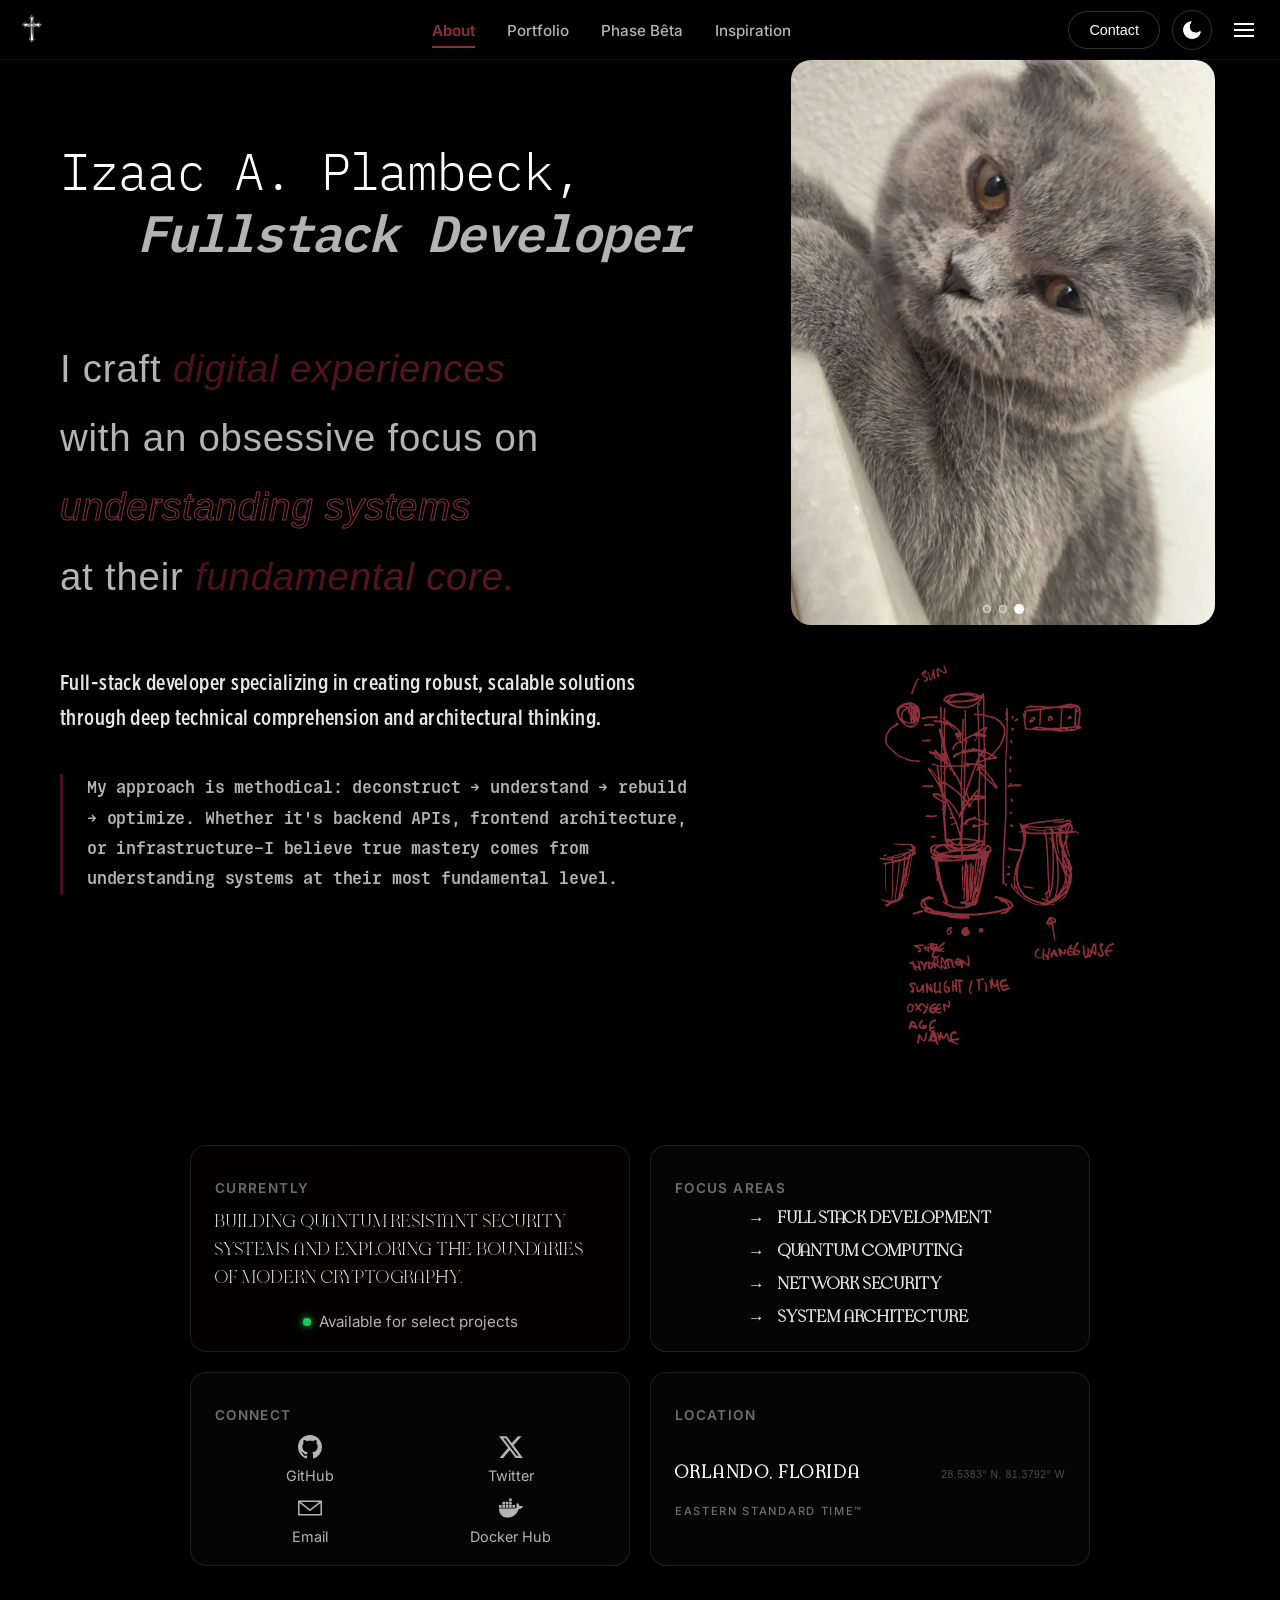
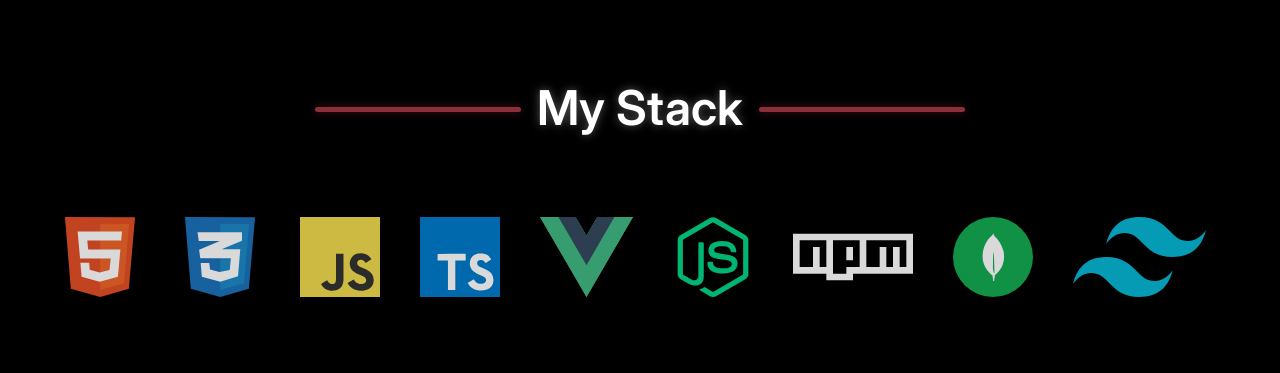
<file: index.html>
<!DOCTYPE html>
<html lang="en">
  <head>
    <meta charset="UTF-8">
    <link rel="icon" href="/favicon.ico">
    <meta name="viewport" content="width=device-width, initial-scale=1.0">
    <title>Izaac Plambeck - Portfolio</title>
    <!-- Fonts discovered at HTML parse instead of 3 requests deep (was a CSS @import). -->
    <link rel="preconnect" href="https://fonts.googleapis.com">
    <link rel="preconnect" href="https://fonts.gstatic.com" crossorigin>
    <link href="https://fonts.googleapis.com/css2?family=Inter:ital,opsz,wght@0,14..32,100..900;1,14..32,100..900&display=swap" rel="stylesheet">
    <!-- YouTube embeds are lazy; warm the connections for the posters and players. -->
    <link rel="preconnect" href="https://www.youtube.com">
    <link rel="preconnect" href="https://i.ytimg.com">
    <script type="module" crossorigin src="/assets/index-BXxkFetA.js"></script>
    <link rel="stylesheet" crossorigin href="/assets/index-DEdmOP5r.css">
  </head>
  <body>
    <div id="app"></div>
  </body>
</html>
</file>
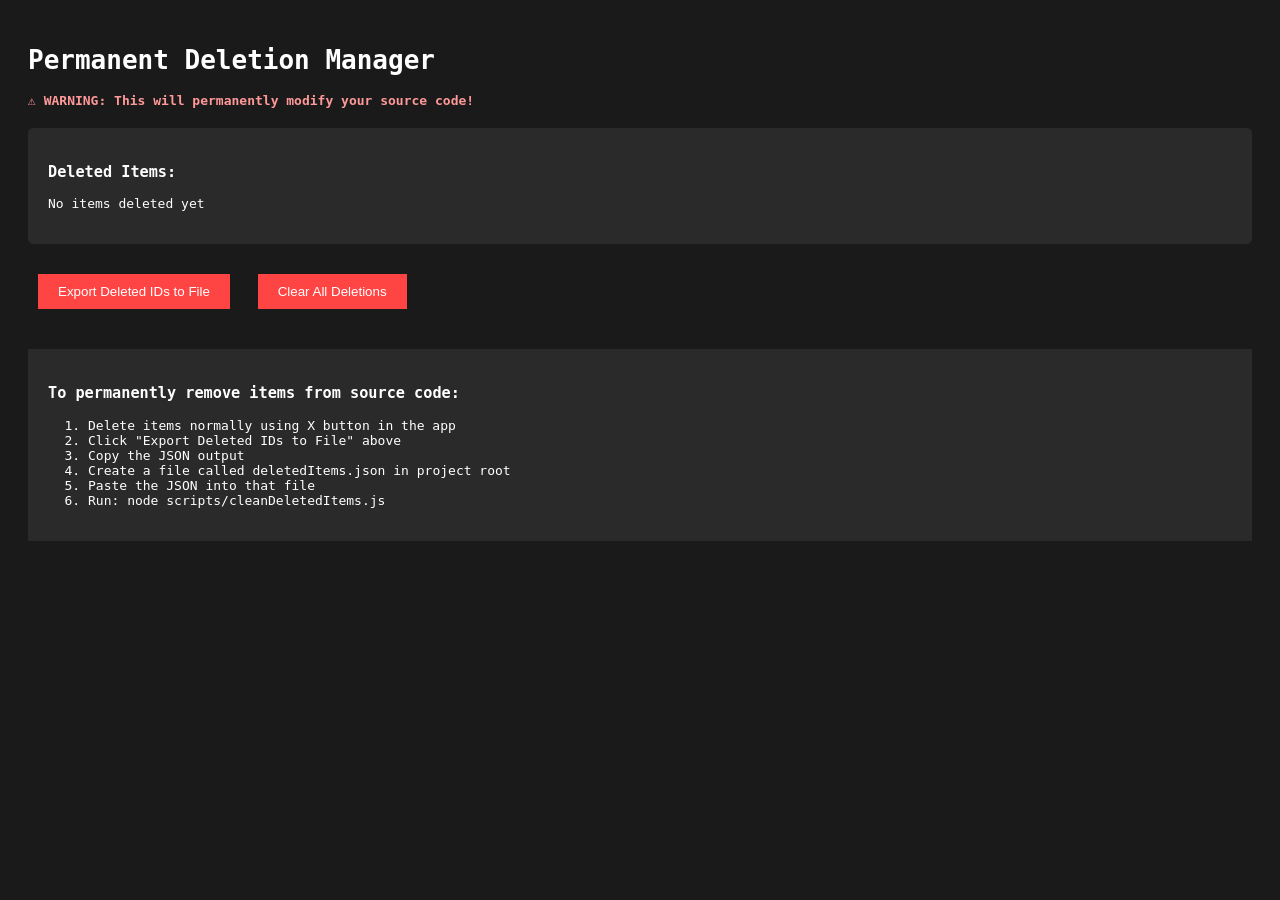
<file: deleteManager.html>
<!DOCTYPE html>
<html>
<head>
    <title>Delete Manager</title>
    <style>
        body {
            background: #1a1a1a;
            color: #fff;
            font-family: monospace;
            padding: 20px;
        }
        button {
            background: #ff4444;
            color: white;
            border: none;
            padding: 10px 20px;
            cursor: pointer;
            margin: 10px;
        }
        #output {
            background: #2a2a2a;
            padding: 20px;
            margin: 20px 0;
            border-radius: 5px;
        }
        .warning {
            color: #ff9999;
            font-weight: bold;
        }
    </style>
</head>
<body>
    <h1>Permanent Deletion Manager</h1>
    <p class="warning">⚠️ WARNING: This will permanently modify your source code!</p>
    
    <div id="output">
        <h3>Deleted Items:</h3>
        <pre id="deletedList">Loading...</pre>
    </div>

    <button onclick="exportDeleted()">Export Deleted IDs to File</button>
    <button onclick="clearDeleted()">Clear All Deletions</button>
    
    <div id="instructions" style="margin-top: 30px; padding: 20px; background: #2a2a2a;">
        <h3>To permanently remove items from source code:</h3>
        <ol>
            <li>Delete items normally using X button in the app</li>
            <li>Click "Export Deleted IDs to File" above</li>
            <li>Copy the JSON output</li>
            <li>Create a file called <code>deletedItems.json</code> in project root</li>
            <li>Paste the JSON into that file</li>
            <li>Run: <code>node scripts/cleanDeletedItems.js</code></li>
        </ol>
    </div>

    <script>
        function loadDeleted() {
            const deleted = localStorage.getItem('permanentlyDeleted');
            const ids = deleted ? JSON.parse(deleted) : [];
            document.getElementById('deletedList').textContent = 
                ids.length > 0 ? JSON.stringify(ids, null, 2) : 'No items deleted yet';
        }

        function exportDeleted() {
            const deleted = localStorage.getItem('permanentlyDeleted');
            const ids = deleted ? JSON.parse(deleted) : [];
            
            // Create downloadable JSON
            const blob = new Blob([JSON.stringify(ids, null, 2)], { type: 'application/json' });
            const url = URL.createObjectURL(blob);
            const a = document.createElement('a');
            a.href = url;
            a.download = 'deletedItems.json';
            a.click();
            
            alert(`Exported ${ids.length} deleted IDs. Save this file to project root and run: node scripts/cleanDeletedItems.js`);
        }

        function clearDeleted() {
            if (confirm('Clear all deletion records? (Items will reappear on refresh)')) {
                localStorage.removeItem('permanentlyDeleted');
                loadDeleted();
                alert('Deletion records cleared. Refresh the app to see items again.');
            }
        }

        // Load on page load
        loadDeleted();
        
        // Update every second
        setInterval(loadDeleted, 1000);
    </script>
</body>
</html>
</file>
<file: assets/index-DEdmOP5r.css>
.logo-wrapper[data-v-ac8ef3da]{display:flex;align-items:center;grid-column:1;justify-self:start}.logo-fixed-container[data-v-ac8ef3da]{display:flex;align-items:center;position:relative}.logo[data-v-ac8ef3da]{text-decoration:none;display:flex;align-items:center;position:relative}.logo-text[data-v-ac8ef3da]{font-size:clamp(.95rem,2vw,1.2rem);font-weight:600;color:#fff;letter-spacing:-.02em;transition:color .3s ease,opacity .3s ease;white-space:nowrap}.logo-text.logo-hidden[data-v-ac8ef3da]{opacity:0;pointer-events:none}.logo:hover .logo-text[data-v-ac8ef3da]:not(.logo-hidden){color:#4a0e1c}.navbar-cross[data-v-ac8ef3da]{position:absolute;left:0;width:2rem;height:2rem;opacity:0;pointer-events:none;filter:invert(1) brightness(1.2) contrast(1.5);transition:opacity .3s ease,transform .3s ease}.navbar-cross.cross-visible[data-v-ac8ef3da]{opacity:1;pointer-events:auto}.navbar-cross.cross-visible[data-v-ac8ef3da]:hover,.logo:hover .navbar-cross.cross-visible[data-v-ac8ef3da]{transform:rotate(45deg);filter:invert(1) brightness(1.4) contrast(1.8)}:root.light-theme .navbar-cross.cross-visible[data-v-ac8ef3da]{filter:invert(0) brightness(.2) contrast(1.5)}:root.light-theme .navbar-cross.cross-visible[data-v-ac8ef3da]:hover,:root.light-theme .logo:hover .navbar-cross.cross-visible[data-v-ac8ef3da]{transform:rotate(45deg);filter:invert(0) brightness(.1) contrast(2)}:root.light-theme .logo-text[data-v-ac8ef3da]{color:#333}:root.light-theme .logo:hover .logo-text[data-v-ac8ef3da]{color:#4a0e1c}@media(max-width:768px){.logo-text[data-v-ac8ef3da]{font-size:1rem}.navbar-cross[data-v-ac8ef3da]{width:1.75rem;height:1.75rem}}.center-nav[data-v-27d4ea5a]{display:none}@media(min-width:769px){.center-nav[data-v-27d4ea5a]{display:flex;gap:1rem;align-items:center;grid-column:2;justify-self:center}}@media(min-width:1025px){.center-nav[data-v-27d4ea5a]{gap:2rem}}.nav-item[data-v-27d4ea5a]{text-decoration:none;color:#ffffffb3;font-size:.95rem;font-weight:500;transition:color .3s ease,font-weight .3s ease;position:relative;padding:8px 0;white-space:nowrap}.nav-item[data-v-27d4ea5a]:hover{color:#8b2f39}.nav-item.active[data-v-27d4ea5a]{color:#8b2f39;font-weight:600}.nav-item[data-v-27d4ea5a]:after{content:"";position:absolute;bottom:0;left:0;width:0;height:2px;background:#8b2f39;transition:width .3s ease}.nav-item.active[data-v-27d4ea5a]:after,.nav-item[data-v-27d4ea5a]:hover:after{width:100%}:root.light-theme .nav-item[data-v-27d4ea5a]{color:#333333bf}:root.light-theme .nav-item[data-v-27d4ea5a]:hover{color:#4a0e1c}:root.light-theme .nav-item.active[data-v-27d4ea5a]{color:#4a0e1c;font-weight:600}:root.light-theme .nav-item[data-v-27d4ea5a]:after{background:#4a0e1c}.contact-btn[data-v-ea01df95]{padding:10px 20px;background:transparent;border:1px solid rgba(255,255,255,.2);border-radius:50px;color:#fff;font-size:.9rem;font-weight:500;cursor:none;transition:background-color .3s ease,border-color .3s ease,color .3s ease;pointer-events:auto;position:relative;z-index:1;white-space:nowrap;display:none}@media(min-width:768px){.contact-btn[data-v-ea01df95]{display:block}}.contact-btn[data-v-ea01df95]:hover{background:#ffffff0d;border-color:#ffffff4d}:root.light-theme .contact-btn[data-v-ea01df95]{border:1px solid rgba(51,51,51,.25);color:#333}:root.light-theme .contact-btn[data-v-ea01df95]:hover{background:#33333314;border-color:#3336}.theme-toggle-btn[data-v-533f557f]{width:2.5rem;height:2.5rem;border-radius:50%;background:transparent;border:1px solid rgba(255,255,255,.2);display:flex;align-items:center;justify-content:center;cursor:none;transition:background-color .3s ease,border-color .3s ease,transform .3s ease;padding:0;pointer-events:auto;position:relative;z-index:1;flex-shrink:0}.theme-toggle-btn[data-v-533f557f]:hover{background:#ffffff0d;border-color:#ffffff4d;transform:rotate(15deg)}.theme-toggle-btn .theme-icon[data-v-533f557f]{width:1.25rem;height:1.25rem;filter:brightness(0) saturate(100%) invert(100%);transition:filter .3s ease}:root.light-theme .theme-toggle-btn[data-v-533f557f]{border-color:#33333340}:root.light-theme .theme-toggle-btn[data-v-533f557f]:hover{background:#33333314;border-color:#3336}:root.light-theme .theme-toggle-btn .theme-icon[data-v-533f557f]{filter:brightness(0) saturate(100%) invert(20%)}@media(max-width:768px){.theme-toggle-btn[data-v-533f557f]{width:2.25rem;height:2.25rem}}.menu-btn[data-v-c70d76b7]{width:2.5rem;height:2.5rem;background:transparent;border:none;cursor:none;position:relative;padding:0;display:flex;flex-direction:column;justify-content:center;align-items:center;gap:4px;transition:transform .3s ease,opacity .3s ease;pointer-events:auto;z-index:1;flex-shrink:0}.menu-btn span[data-v-c70d76b7]{display:block;width:1.25rem;height:2px;background:#fff;transition:transform .3s ease,opacity .3s ease,background-color .3s ease;transform-origin:center}.menu-btn.menu-open span[data-v-c70d76b7]:nth-child(1){transform:rotate(45deg) translate(5px,5px)}.menu-btn.menu-open span[data-v-c70d76b7]:nth-child(2){opacity:0}.menu-btn.menu-open span[data-v-c70d76b7]:nth-child(3){transform:rotate(-45deg) translate(5px,-5px)}:root.light-theme .menu-btn span[data-v-c70d76b7]{background:#333}@media(max-width:768px){.menu-btn[data-v-c70d76b7]{width:2.25rem;height:2.25rem}}.menu-section[data-v-ec5db75a]{display:flex;flex-direction:column}.menu-section h3[data-v-ec5db75a]{font-size:.75rem;text-transform:uppercase;letter-spacing:.08em;font-feature-settings:"case" 1,"cpsp" 1;color:#ffffff61;margin-bottom:32px;font-weight:500}:root.light-theme .menu-section h3[data-v-ec5db75a]{color:#3333338c}@media(max-width:768px){.menu-section h3[data-v-ec5db75a]{margin-bottom:16px}}.menu-overlay[data-v-d755d145]{position:fixed;inset:0;width:100%;height:100vh;z-index:9998;background:#000000fa;backdrop-filter:blur(20px);-webkit-backdrop-filter:blur(20px);opacity:0;visibility:hidden;transition:opacity .4s ease,visibility .4s ease;pointer-events:none;padding-top:60px;box-sizing:border-box}.menu-overlay.menu-active[data-v-d755d145]{opacity:1;visibility:visible;pointer-events:auto}.menu-content[data-v-d755d145]{position:relative;height:100%;display:flex;flex-direction:column;padding:16px clamp(30px,5vw,60px);max-width:1400px;margin:0 auto;overflow-y:auto;pointer-events:auto;z-index:9999}.menu-grid[data-v-d755d145]{display:grid;grid-template-columns:repeat(auto-fit,minmax(250px,1fr));gap:clamp(30px,5vw,80px);margin-top:clamp(10px,3vh,30px)}@media(min-width:900px){.menu-grid[data-v-d755d145]{grid-template-columns:repeat(3,max-content);justify-content:center;column-gap:clamp(70px,9vw,150px)}}.menu-link[data-v-d755d145]{display:block;font-size:clamp(1.25rem,3vw,1.75rem);color:#fffc;text-decoration:none;margin-bottom:clamp(16px,2vh,24px);transition:color .3s ease,transform .3s ease;font-weight:400;letter-spacing:-.01em;line-height:1.25;cursor:none;pointer-events:auto;position:relative;z-index:10}.menu-link[data-v-d755d145]:hover{color:#fff;transform:translate(8px)}.menu-sublabel[data-v-d755d145]{display:block;font-size:.75rem;text-transform:uppercase;letter-spacing:.08em;font-weight:400;font-feature-settings:"case" 1,"cpsp" 1;color:#ffffff73;margin-top:8px;transition:color .3s ease}.menu-link:hover .menu-sublabel[data-v-d755d145]{color:#ff6b6b}.org-link[data-v-d755d145]{font-family:Inter,-apple-system,BlinkMacSystemFont,Segoe UI,Roboto,sans-serif;font-size:clamp(1.25rem,3vw,1.75rem);font-weight:400;letter-spacing:-.01em;margin-bottom:0}.menu-meta[data-v-d755d145]{font-size:.75rem;text-transform:uppercase;letter-spacing:.08em;font-weight:400;font-feature-settings:"case" 1,"cpsp" 1;color:#ffffff4d;margin:8px 0 0}.contact-info[data-v-d755d145]{font-size:1.05rem;color:#ffffff4d;margin-bottom:16px;font-weight:400;letter-spacing:0;text-decoration:none;display:block;transition:color .3s ease;pointer-events:auto;position:relative;z-index:10;cursor:none}a.contact-info[data-v-d755d145]:hover{color:#fff}:root.light-theme .menu-overlay[data-v-d755d145]{background:#fcfbf9fa;backdrop-filter:blur(20px);-webkit-backdrop-filter:blur(20px)}:root.light-theme .menu-link[data-v-d755d145]{color:#333333d9}:root.light-theme .menu-link[data-v-d755d145]:hover{color:#333}:root.light-theme .menu-sublabel[data-v-d755d145]{color:#33333380}:root.light-theme .menu-link:hover .menu-sublabel[data-v-d755d145]{color:#4a0e1c}:root.light-theme .menu-meta[data-v-d755d145]{color:#33333373}:root.light-theme .contact-info[data-v-d755d145]{color:#33333373}:root.light-theme a.contact-info[data-v-d755d145]:hover{color:#333}@media(max-width:768px){.menu-content[data-v-d755d145]{padding:8px 24px}.menu-grid[data-v-d755d145]{gap:20px;margin-top:8px}.menu-link[data-v-d755d145]{font-size:1.15rem;margin-bottom:12px}.contact-info[data-v-d755d145]{font-size:1.05rem;margin-bottom:10px}}.main-nav[data-v-5d1a80f6]{position:fixed;top:0;left:0;right:0;z-index:10000;background:#000000f2;backdrop-filter:blur(20px);-webkit-backdrop-filter:blur(20px);border-bottom:1px solid rgba(255,255,255,.05);transition:none;pointer-events:auto;isolation:isolate;width:100%;height:60px;min-height:60px;box-sizing:border-box}.nav-container[data-v-5d1a80f6]{width:100%;max-width:100%;padding:0 1rem;height:60px;display:grid;grid-template-columns:auto 1fr auto;align-items:center;gap:2rem;position:relative;z-index:10001;pointer-events:auto;box-sizing:border-box}@media(max-width:768px){.nav-container[data-v-5d1a80f6]{display:flex;justify-content:space-between}}.nav-actions[data-v-5d1a80f6]{display:flex;align-items:center;gap:.75rem;position:relative;z-index:10002;pointer-events:auto;justify-content:flex-end;grid-column:3;justify-self:end}:root.light-theme .main-nav[data-v-5d1a80f6]{background:#fcfbf9eb;backdrop-filter:blur(20px);-webkit-backdrop-filter:blur(20px);border-bottom:1px solid rgba(147,130,200,.12)}:root.theme-transitioning .main-nav[data-v-5d1a80f6]{backdrop-filter:none;-webkit-backdrop-filter:none}@media(max-width:768px){.main-nav[data-v-5d1a80f6]{height:60px}.nav-container[data-v-5d1a80f6]{padding:0 .75rem}.nav-actions[data-v-5d1a80f6]{gap:.5rem}}.cursor-container[data-v-414c0521]{position:fixed;top:0;left:0;width:100%;height:100%;pointer-events:none;z-index:100003}.cursor-main[data-v-414c0521]{position:absolute;width:10px;height:10px;background:#fff;border-radius:50%;pointer-events:none;mix-blend-mode:difference;transition:width .1s,height .1s;will-change:transform}.cursor-trail[data-v-414c0521]{position:absolute;width:30px;height:30px;border:2px solid rgba(255,255,255,.5);border-radius:50%;pointer-events:none;transition:width .3s,height .3s,border-color .3s;will-change:transform}.cursor-glow[data-v-414c0521]{position:absolute;width:50px;height:50px;background:radial-gradient(circle,rgba(153,153,255,.1) 0%,transparent 70%);border-radius:50%;pointer-events:none;opacity:0;transition:opacity .3s;will-change:transform}.magnetic[data-v-414c0521]{position:absolute;width:100px;height:100px;pointer-events:none;opacity:0;transition:opacity .3s}.cursor-container.cursor-hovering .cursor-main[data-v-414c0521]{width:6px;height:6px;background:var(--primary)}.cursor-container.cursor-hovering .cursor-trail[data-v-414c0521]{width:40px;height:40px;border-color:var(--primary);border-width:3px}.cursor-container.cursor-clicking .cursor-main[data-v-414c0521]{width:4px;height:4px}.cursor-container.cursor-clicking .cursor-trail[data-v-414c0521]{width:25px;height:25px}.ripple[data-v-414c0521]{position:absolute;border:2px solid rgba(255,255,255,.5);border-radius:50%;pointer-events:none;animation:ripple-animation-414c0521 .6s ease-out}@keyframes ripple-animation-414c0521{0%{width:10px;height:10px;opacity:1}to{width:100px;height:100px;opacity:0}}.particle[data-v-414c0521]{position:absolute;width:4px;height:4px;background:#fff;border-radius:50%;pointer-events:none;animation:particle-fade-414c0521 1s ease-out forwards}@keyframes particle-fade-414c0521{0%{opacity:1;transform:translate(0) scale(1)}to{opacity:0;transform:translate(var(--dx),var(--dy)) scale(0)}}:root.light-theme .cursor-main[data-v-414c0521]{background:var(--text-primary)}:root.light-theme .cursor-trail[data-v-414c0521]{border-color:var(--text-primary);opacity:.3}:root.light-theme .particle[data-v-414c0521]{background:var(--text-primary)}@media(pointer:coarse),(pointer:none){.cursor-container[data-v-414c0521]{display:none!important}}:root{--bg-base: rgb(0, 0, 0);--primary: #4A0E1C;--secondary: rgba(74, 14, 28, .7);--primary-gradient: rgba(74, 14, 28, .05);--secondary-gradient: rgba(74, 14, 28, .03);--font-inter: "Inter", system-ui;--text-primary: white;--text-secondary: rgba(255, 255, 255, .7);--border-color: rgba(255, 255, 255, .1);--card-bg: rgba(255, 255, 255, .02);font-family:var(--font-inter);background-color:var(--bg-base);scroll-behavior:smooth;color:var(--text-primary)}:root.dark-theme{--bg-base: rgb(0, 0, 0);--text-primary: white;--text-secondary: rgba(255, 255, 255, .7);--border-color: rgba(255, 255, 255, .1);--card-bg: rgba(255, 255, 255, .02)}:root.light-theme{--bg-base: rgb(252, 251, 249);--text-primary: rgb(51, 51, 51);--text-secondary: rgba(51, 51, 51, .75);--border-color: rgba(147, 130, 200, .15);--card-bg: rgba(147, 130, 200, .04);--primary: #4A0E1C;--secondary: rgba(74, 14, 28, .7);--primary-gradient: rgba(74, 14, 28, .08);--secondary-gradient: rgba(74, 14, 28, .06)}*:not(::-webkit-scrollbar):not(::-webkit-scrollbar-thumb):not(::-webkit-scrollbar-track){transition:background-color .3s ease,color .3s ease,border-color .3s ease}::-webkit-scrollbar{background:none;width:10px}::-webkit-scrollbar-thumb{background-color:#ffffff0d;border-radius:10rem;transition:none!important}::-webkit-scrollbar-thumb:hover{background-color:#ffffff1a}::-webkit-scrollbar-track{transition:none!important}body{margin:0;height:fit-content;position:relative;overflow-x:hidden}body.menu-active *{animation-play-state:paused!important}body.menu-active .sidebar,body.menu-active .sidebar *{animation-play-state:running!important}body.menu-active #tsparticles-background{visibility:hidden}body:before,body:after{content:"";width:100vw;height:100vh;position:fixed;top:0;left:0;z-index:-2}body:before{background-image:url(/assets/noise-C0lSFtXP.png);opacity:.025}body:after{background-image:linear-gradient(to bottom right,var(--primary-gradient),var(--secondary-gradient));z-index:-1}:root.light-theme body:after{background-image:linear-gradient(135deg,#735faa08,#9382c805,#735faa08)}*{cursor:none;box-sizing:border-box}a,button,input,select,textarea,[role=button],[onclick]{cursor:none}@media(pointer:coarse),(pointer:none){*{cursor:auto!important}}@keyframes fade-in-up{0%{opacity:0;transform:translateY(-3rem)}to{opacity:1;transform:translateY(0)}}.main-content{padding-top:60px;min-height:100vh;position:relative;z-index:1;width:100%;box-sizing:border-box}
</file>
